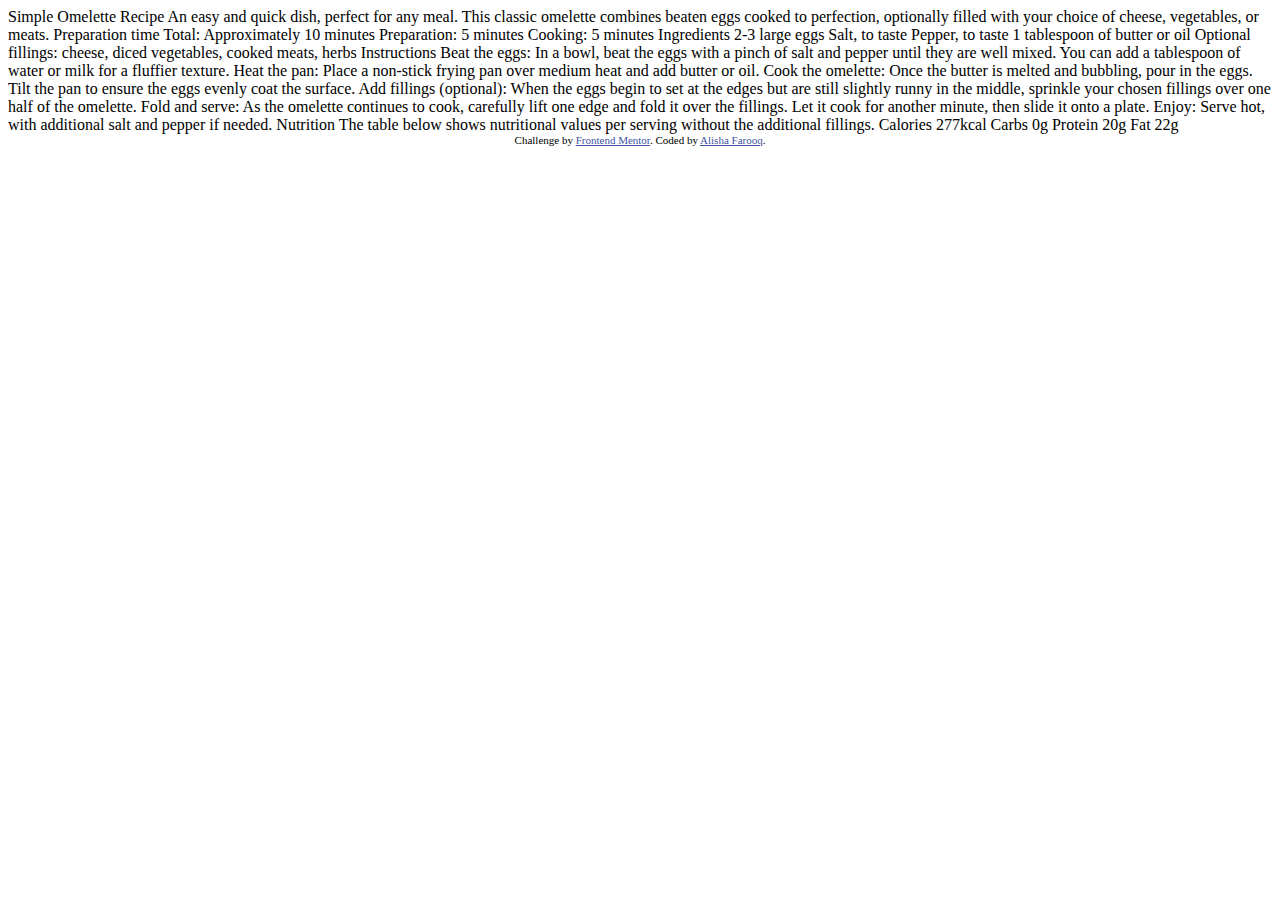
<file: 1-recipe-page/index.html>
<!DOCTYPE html>
<html lang="en">
<head>
  <meta charset="UTF-8">
  <meta name="viewport" content="width=device-width, initial-scale=1.0"> <!-- displays site properly based on user's device -->

  <link rel="icon" type="image/png" sizes="32x32" href="./assets/images/favicon-32x32.png">
  
  <title>Frontend Mentor | Recipe page</title>

  <!-- Feel free to remove these styles or customise in your own stylesheet 👍 -->
  <style>
    .attribution { font-size: 11px; text-align: center; }
    .attribution a { color: hsl(228, 45%, 44%); }
  </style>
</head>
<body>

  Simple Omelette Recipe

  An easy and quick dish, perfect for any meal. This classic omelette combines beaten eggs cooked 
  to perfection, optionally filled with your choice of cheese, vegetables, or meats.

  Preparation time

  Total: Approximately 10 minutes
  Preparation: 5 minutes
  Cooking: 5 minutes

  Ingredients

  2-3 large eggs
  Salt, to taste
  Pepper, to taste
  1 tablespoon of butter or oil
  Optional fillings: cheese, diced vegetables, cooked meats, herbs

  Instructions

  Beat the eggs: In a bowl, beat the eggs with a pinch of salt and pepper until they are well mixed. 
  You can add a tablespoon of water or milk for a fluffier texture.

  Heat the pan: Place a non-stick frying pan over medium heat and add butter or oil.

  Cook the omelette: Once the butter is melted and bubbling, pour in the eggs. Tilt the pan to ensure 
  the eggs evenly coat the surface.

  Add fillings (optional): When the eggs begin to set at the edges but are still slightly runny in the 
  middle, sprinkle your chosen fillings over one half of the omelette.

  Fold and serve: As the omelette continues to cook, carefully lift one edge and fold it over the 
  fillings. Let it cook for another minute, then slide it onto a plate.

  Enjoy: Serve hot, with additional salt and pepper if needed.

  Nutrition

  The table below shows nutritional values per serving without the additional fillings.

  Calories
  277kcal

  Carbs
  0g

  Protein
  20g

  Fat
  22g
  
  <div class="attribution">
    Challenge by <a href="https://www.frontendmentor.io?ref=challenge" target="_blank">Frontend Mentor</a>. 
    Coded by <a href="https://github.com/alisha-farooq/frontendmentor-projects/tree/main/1-recipe-page">Alisha Farooq</a>.
  </div>
</body>
</html>
</file>
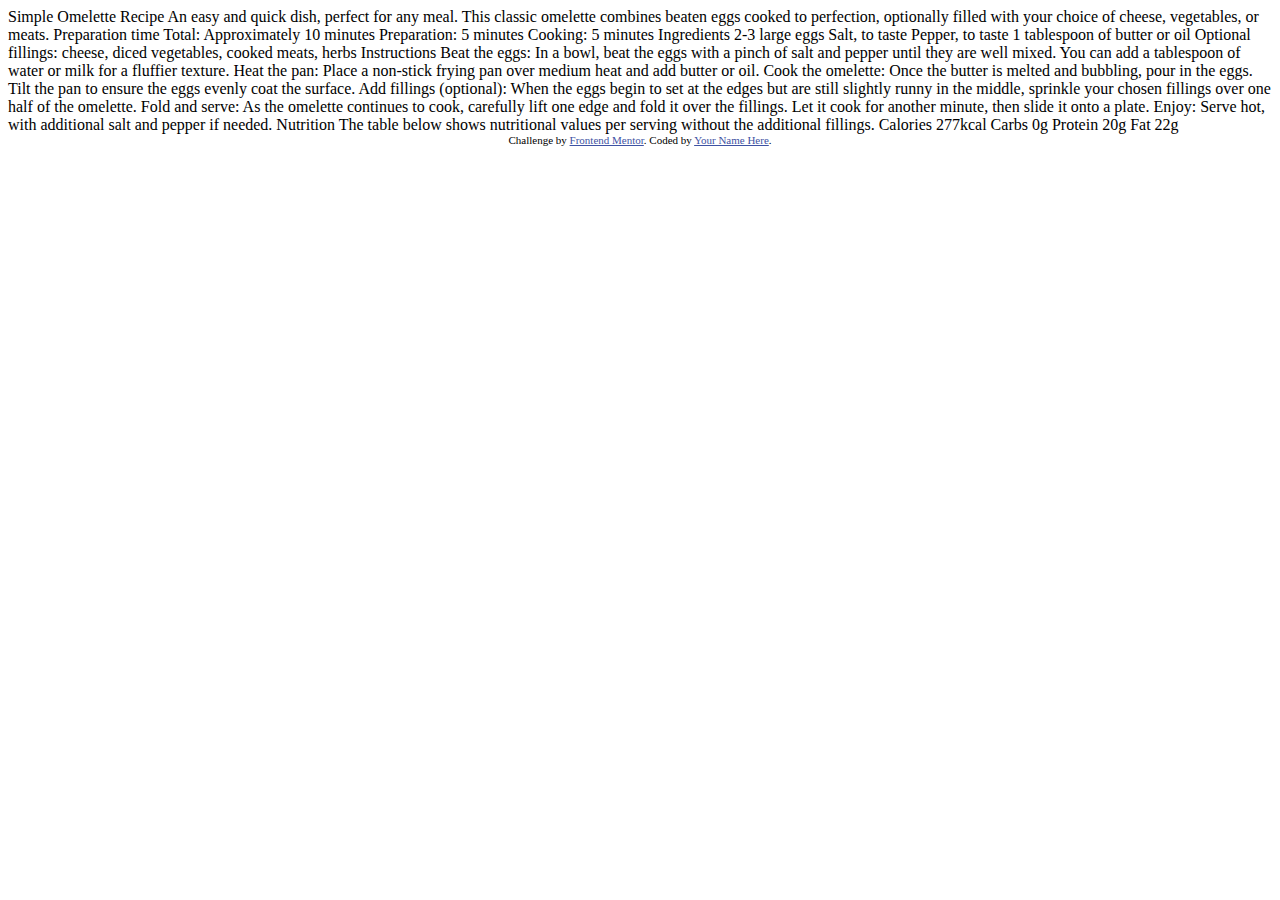
<file: 1. recipe-page/index.html>
<!DOCTYPE html>
<html lang="en">
<head>
  <meta charset="UTF-8">
  <meta name="viewport" content="width=device-width, initial-scale=1.0"> <!-- displays site properly based on user's device -->

  <link rel="icon" type="image/png" sizes="32x32" href="./assets/images/favicon-32x32.png">
  
  <title>Frontend Mentor | Recipe page</title>

  <!-- Feel free to remove these styles or customise in your own stylesheet 👍 -->
  <style>
    .attribution { font-size: 11px; text-align: center; }
    .attribution a { color: hsl(228, 45%, 44%); }
  </style>
</head>
<body>

  Simple Omelette Recipe

  An easy and quick dish, perfect for any meal. This classic omelette combines beaten eggs cooked 
  to perfection, optionally filled with your choice of cheese, vegetables, or meats.

  Preparation time

  Total: Approximately 10 minutes
  Preparation: 5 minutes
  Cooking: 5 minutes

  Ingredients

  2-3 large eggs
  Salt, to taste
  Pepper, to taste
  1 tablespoon of butter or oil
  Optional fillings: cheese, diced vegetables, cooked meats, herbs

  Instructions

  Beat the eggs: In a bowl, beat the eggs with a pinch of salt and pepper until they are well mixed. 
  You can add a tablespoon of water or milk for a fluffier texture.

  Heat the pan: Place a non-stick frying pan over medium heat and add butter or oil.

  Cook the omelette: Once the butter is melted and bubbling, pour in the eggs. Tilt the pan to ensure 
  the eggs evenly coat the surface.

  Add fillings (optional): When the eggs begin to set at the edges but are still slightly runny in the 
  middle, sprinkle your chosen fillings over one half of the omelette.

  Fold and serve: As the omelette continues to cook, carefully lift one edge and fold it over the 
  fillings. Let it cook for another minute, then slide it onto a plate.

  Enjoy: Serve hot, with additional salt and pepper if needed.

  Nutrition

  The table below shows nutritional values per serving without the additional fillings.

  Calories
  277kcal

  Carbs
  0g

  Protein
  20g

  Fat
  22g
  
  <div class="attribution">
    Challenge by <a href="https://www.frontendmentor.io?ref=challenge" target="_blank">Frontend Mentor</a>. 
    Coded by <a href="#">Your Name Here</a>.
  </div>
</body>
</html>
</file>
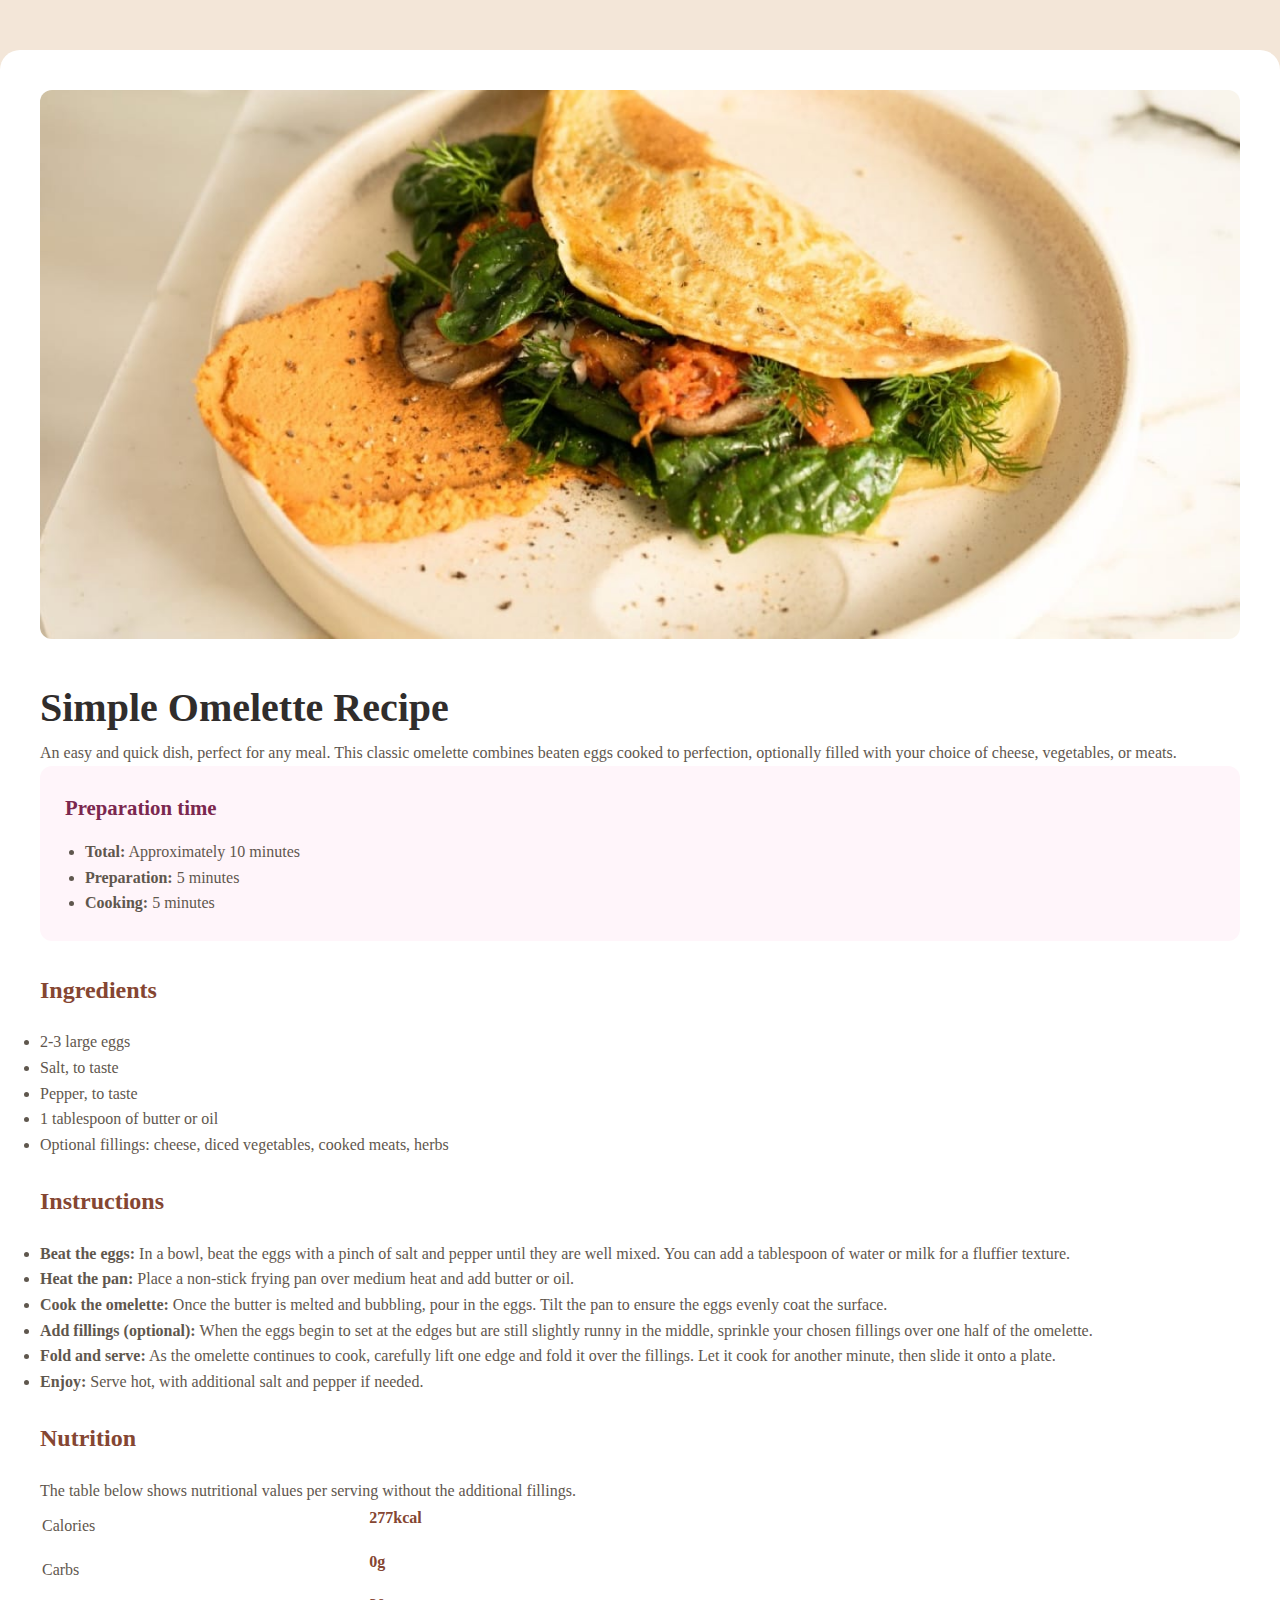
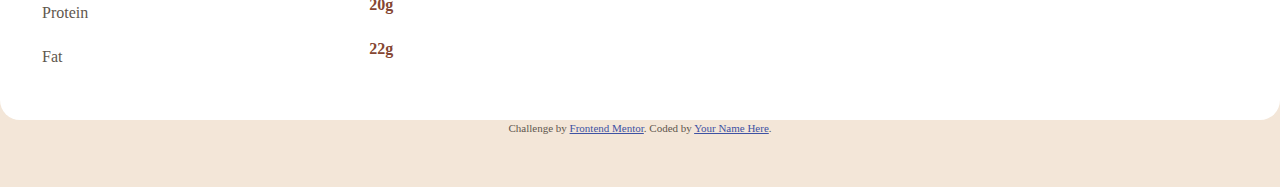
<file: Recipie page/index.html>
<!DOCTYPE html>
<html lang="en">

<head>
  <meta charset="UTF-8">
  <meta name="viewport" content="width=device-width, initial-scale=1.0">
  <!-- displays site properly based on user's device -->

  <link rel="icon" type="image/png" sizes="32x32" href="./assets/images/favicon-32x32.png">
  <link rel="stylesheet" href="style.css">

  <title>Frontend Mentor | Recipe page</title>

  <!-- Feel free to remove these styles or customise in your own stylesheet 👍 -->
  <style>
    .attribution {
      font-size: 11px;
      text-align: center;
    }

    .attribution a {
      color: hsl(228, 45%, 44%);
    }
  </style>
</head>

<body>

  <section class="container">
    <img src="assets/images/image-omelette.jpeg" alt="ommelette-image">
    <h1>Simple Omelette Recipe</h1>

    <p class="description">An easy and quick dish, perfect for any meal. This classic omelette combines beaten eggs
      cooked
      to perfection, optionally filled with your choice of cheese, vegetables, or meats.</p>
    <div class="prep-time">
      <h3>Preparation time</h3>
      <ul>
        <li><strong>Total:</strong> Approximately 10 minutes</li>
        <li><strong>Preparation:</strong> 5 minutes</li>
        <li><strong>Cooking:</strong> 5 minutes</li>
      </ul>
    </div>
    <section class="ingredients">
      <h2>Ingredients</h2>
      <ul>
        <li> 2-3 large eggs</li>
        <li> Salt, to taste</li>
        <li> Pepper, to taste</li>
        <li> 1 tablespoon of butter or oil</li>
        <li>Optional fillings: cheese, diced vegetables, cooked meats, herbs</li>
      </ul>
    </section>

    <section class="instructions">
      <h2>Instructions</h2>
      <ul>
        <li><strong>Beat the eggs:</strong> In a bowl, beat the eggs with a pinch of salt and pepper until they are well
          mixed.
          You can add a tablespoon of water or milk for a fluffier texture.</li>

        <li> <strong>Heat the pan:</strong> Place a non-stick frying pan over medium heat and add butter or oil.</li>

        <li><strong>Cook the omelette:</strong> Once the butter is melted and bubbling, pour in the eggs. Tilt the pan
          to ensure
          the eggs evenly coat the surface.</li>

        <li> <strong>Add fillings (optional): </strong>When the eggs begin to set at the edges but are still slightly
          runny in the
          middle, sprinkle your chosen fillings over one half of the omelette.</li>

        <li><strong> Fold and serve:</strong> As the omelette continues to cook, carefully lift one edge and fold it
          over the
          fillings. Let it cook for another minute, then slide it onto a plate.</li>

        <li> <strong>Enjoy:</strong> Serve hot, with additional salt and pepper if needed.</li>
      </ul>
    </section>

    <section class="nutrition">
      <h2> Nutrition</h2>

      <p>The table below shows nutritional values per serving without the additional fillings.</p>
      <table>
        <tr>
          <td>Calories</td>
          <td class="nutrition-value"> 277kcal</td>
        </tr>

        <tr>
          <td> Carbs</td>
          <td class="nutrition-value">0g</td>
        </tr>

        <tr>
          <td> Protein</td>
          <td class="nutrition-value"> 20g</td>
        </tr>

        <tr>
          <td> Fat</td>
          <td class="nutrition-value"> 22g</td>
        </tr>
      </table>
    </section>

  </section>

  <div class="attribution">
    Challenge by <a href="https://www.frontendmentor.io?ref=challenge" target="_blank">Frontend Mentor</a>.
    Coded by <a href="#">Your Name Here</a>.
  </div>
</body>

</html>
</file>
<file: Recipie page/style.css>
*{
    margin: 0;
    padding: 0;
    box-sizing: border-box;
}

body{
  font-family: outfit;  
  background-color: hsl(30, 54%, 90%);
  color: hsl(30, 10%, 34%);
  line-height: 1.6;
  padding: 50px 0;
}

.container{
  background-color:  hsl(0, 0%, 100%);
  border-radius: 20px;
  padding: 40px;

}

img{
  width: 100%;
  border-radius: 12px;
  margin-bottom: 30px;
}

h1{
  font-family: young serif;
  font-size: 2.5rem;
  color: hsl(24, 5%, 18%);
}

h2{
  font-family:  young serif;
  color:  hsl(14, 45%, 36%);
  margin: 25px 0 20px;
}

h3{
  color:  hsl(332, 51%, 32%);
  margin-bottom: 15px;
  font-size: 1.3rem;
}

.prep-time{
  background-color:  hsl(330, 100%, 98%);
  padding: 25px;
  border-radius: 12px;
  margin-bottom: 30px;
}

.prep-time ul{
  padding-left: 20px;
}

.nutrition-value{
  padding-left: 17rem;
  color: hsl(14, 45%, 36%);
  font-weight: bold;
  padding-bottom: 1rem;
}
</file>
